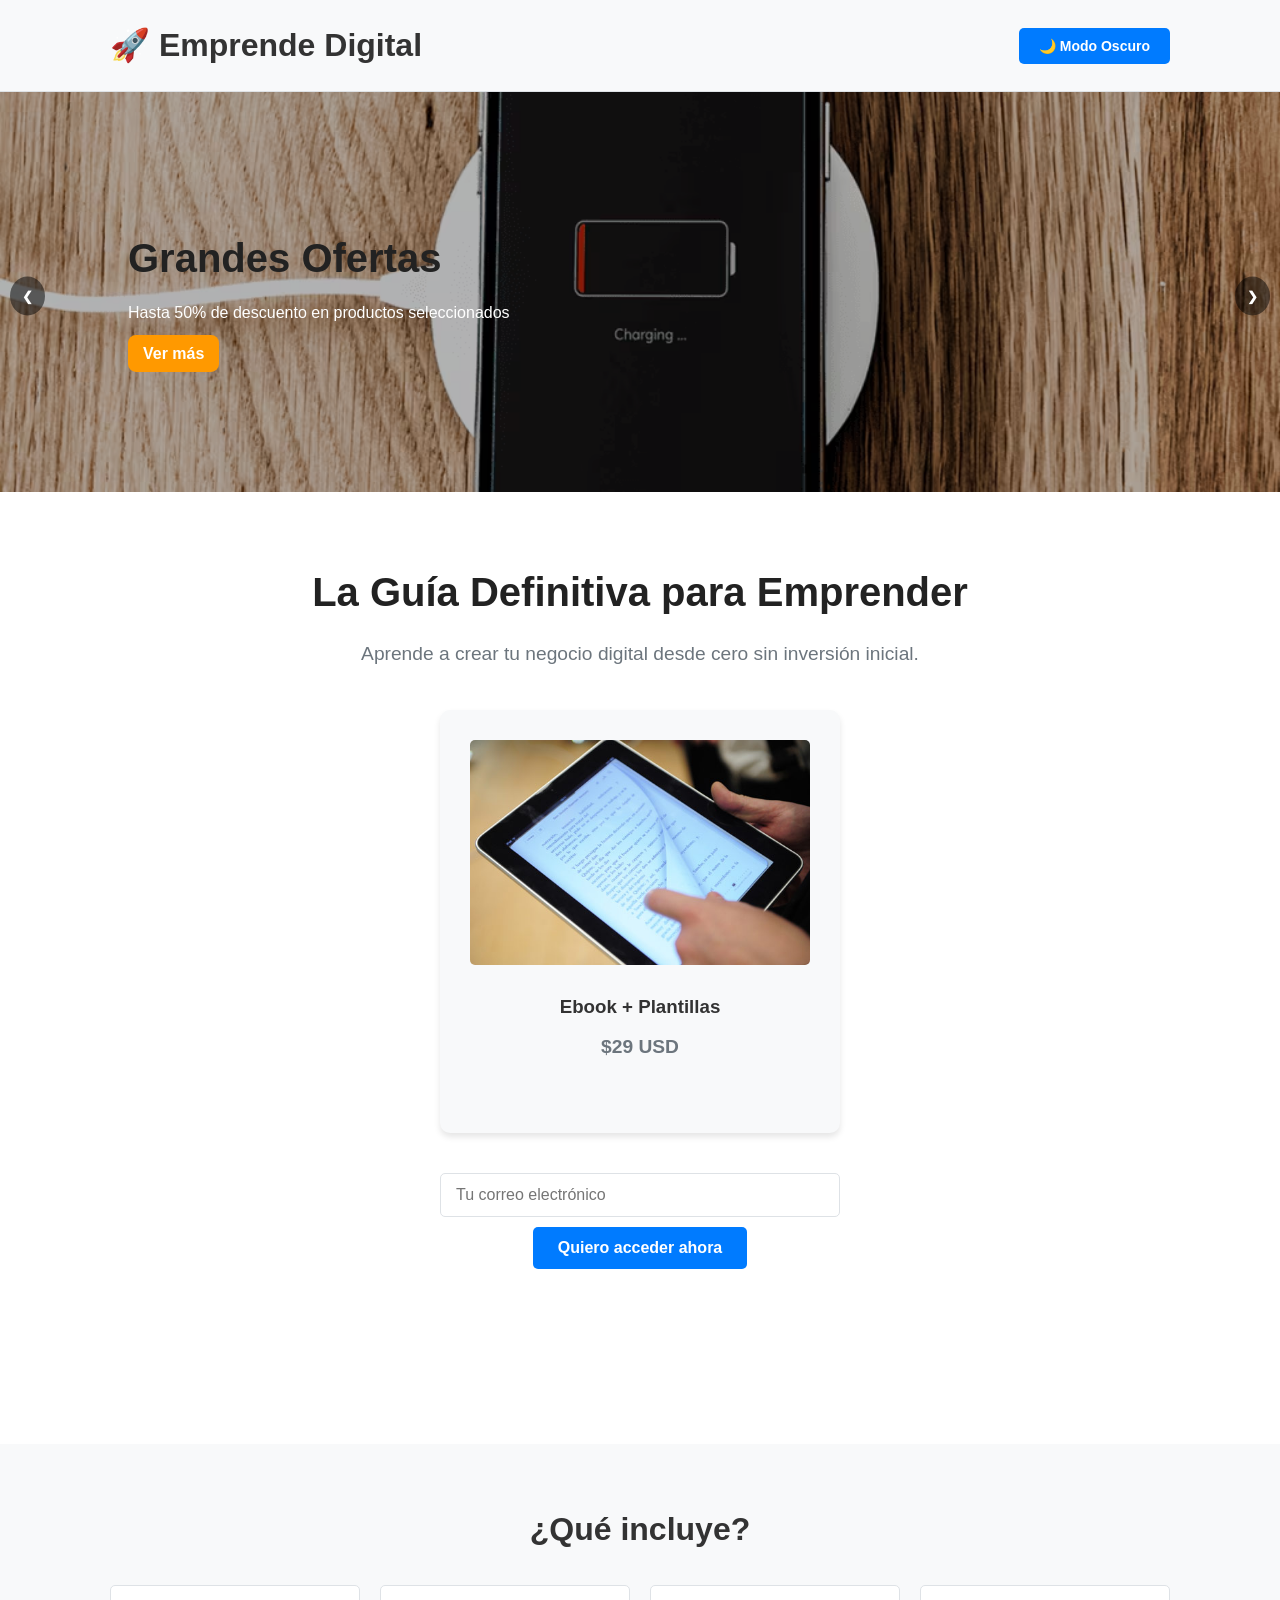
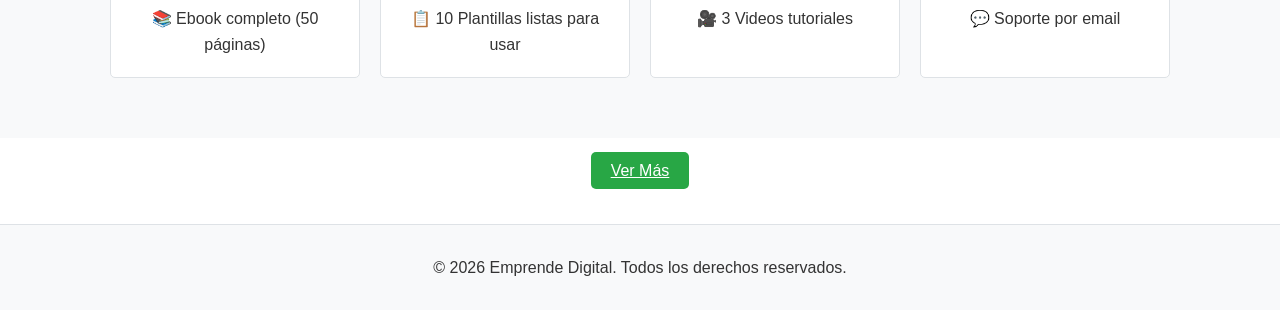
<file: Bienestar/index.html>
<!DOCTYPE html>
<html lang="es">
<head>
    <meta charset="UTF-8">
    <meta name="viewport" content="width=device-width, initial-scale=1.0">
    <title>Mi Producto Digital</title>
    <link rel="stylesheet" href="style.css">
</head>
<body>
    <header>
        <div class="container">
            <h1>🚀 Emprende Digital</h1>
            <button id="theme-toggle">🌙 Modo Oscuro</button>
        </div>
    </header>
<!-- CARRUSEL -->
<section class="carrusel">

  <div class="carrusel-contenedor">

    <!-- SLIDES -->
    <div class="slide activo">
      <img src="cel.jpeg" alt="Promo 1">
      <div class="contenido">
        <h2>Grandes Ofertas</h2>
        <p>Hasta 50% de descuento en productos seleccionados</p>
        <a href="#productos" class="btn-carrusel">Ver más</a>
      </div>
    </div>

    <div class="slide">
      <img src="mouse.png" alt="Promo 2">
      <div class="contenido">
        <h2>Nuevos Productos</h2>
        <p>Descubre lo último en tecnología</p>
        <a href="#productos" class="btn-carrusel">Ver más</a>
      </div>
    </div>

    <div class="slide">
      <img src="1.jpg" alt="Promo 3">
      <div class="contenido">
        <h2>Compra Inteligente</h2>
        <p>Calidad garantizada al mejor precio</p>
        <a href="#productos" class="btn-carrusel">Ver más</a>
      </div>
    </div>

    <!-- BOTONES -->
    <button class="prev">&#10094;</button>
    <button class="next">&#10095;</button>

  </div>

</section>
    <main>
        <section class="hero">
            <div class="container">
                <h2>La Guía Definitiva para Emprender</h2>
                <p>Aprende a crear tu negocio digital desde cero sin inversión inicial.</p>
                
                <div class="product-card">
                    <img src="1.jpg" alt="Producto Digital">
                    <h3>Ebook + Plantillas</h3>
                    <p class="price">$29 USD</p>
                </div>

                <form id="signup-form">
                    <input type="email" id="email" placeholder="Tu correo electrónico" required>
                    <button type="submit">Quiero acceder ahora</button>
                </form>
                <p id="form-message" class="message"></p>
            </div>
        </section>

        <section class="features">
            <div class="container">
                <h3>¿Qué incluye?</h3>
                <div class="feature-grid">
                    <div class="feature">📚 Ebook completo (50 páginas)</div>
                    <div class="feature">📋 10 Plantillas listas para usar</div>
                    <div class="feature">🎥 3 Videos tutoriales</div>
                    <div class="feature">💬 Soporte por email</div>
                </div>
            </div>
        </section>
        
        <div class="contenedor-boton"  >
    <a class="btn-ver-mas" href="productos.html" >Ver Más</a>
</div>

    </main>

    <footer>
        <div class="container">
            <p>&copy; 2026 Emprende Digital. Todos los derechos reservados.</p>
        </div>
    </footer>

    <script src="script.js"></script>
</body>
</html>
</file>
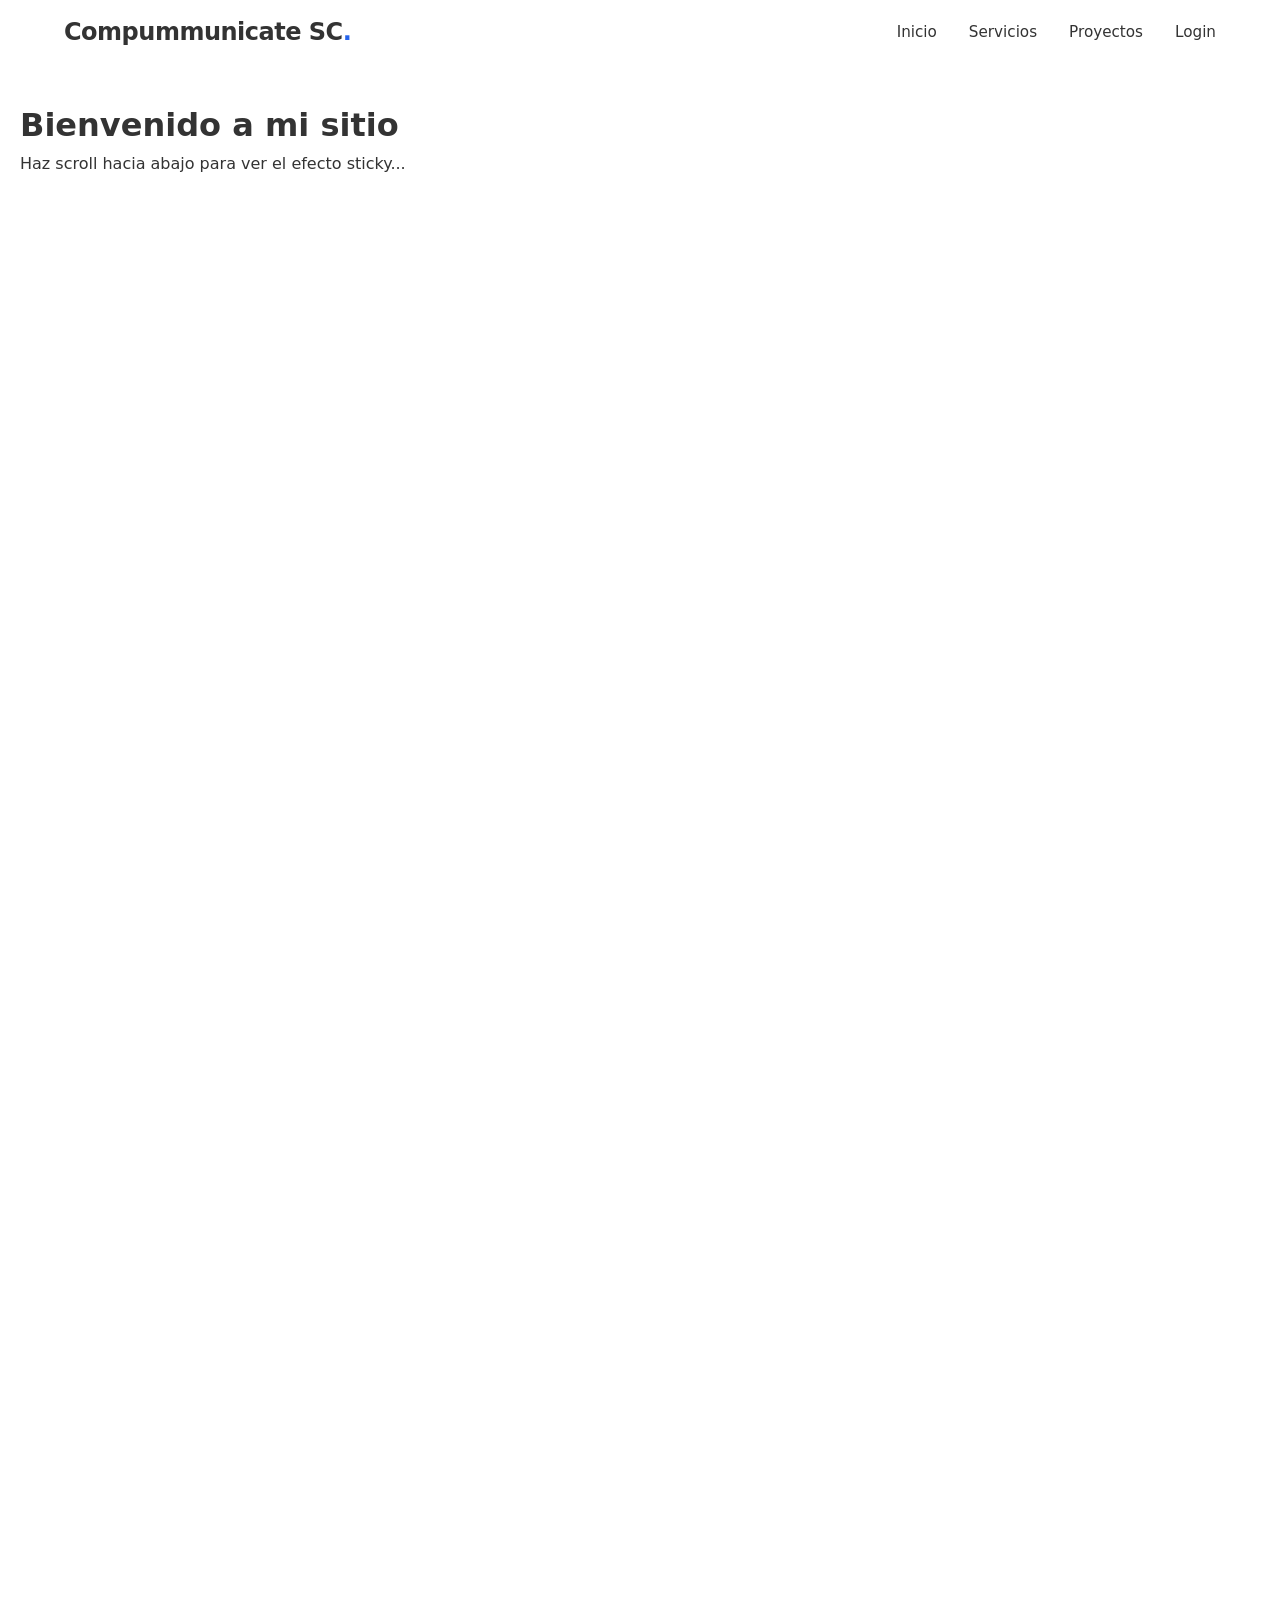
<file: Bienestar/proyecto-menu/index.html>
<!DOCTYPE html>
<html lang="es">
<head>
    <meta charset="UTF-8">
    <meta name="viewport" content="width=device-width, initial-scale=1.0">
    <title>Menú Experto Minimalista</title>
    <link rel="stylesheet" href="styles.css">
    <!-- Fuente limpia (opcional, usaremos sistema por defecto para velocidad) -->
</head>
<body>

    <!-- INICIO DEL MENÚ -->
    <header class="header" id="main-header">
        <nav class="nav container" aria-label="Navegación principal">
            
            <!-- Logo -->
            <a href="#" class="nav-logo">
                Compummunicate SC<span>.</span>
            </a>

            <!-- Botón Hamburguesa (Solo visible en móvil) -->
            <button class="nav-toggle" aria-label="Abrir menú" aria-expanded="false" aria-controls="nav-menu">
                <span class="hamburger-line"></span>
                <span class="hamburger-line"></span>
                <span class="hamburger-line"></span>
            </button>

            <!-- Enlaces de Navegación -->
            <div class="nav-menu" id="nav-menu">
                <ul class="nav-list">
                    <li class="nav-item"><a href="#inicio" class="nav-link">Inicio</a></li>
                    <li class="nav-item"><a href="#servicios" class="nav-link">Servicios</a></li>
                    <li class="nav-item"><a href="#proyectos" class="nav-link">Proyectos</a></li>
                    <li class="nav-item"><a href="login.html" class="nav-link">Login</a></li>
                </ul>
                <!-- Botón de acción (CTA) opcional 
                <a href="#cta" class="nav-cta">Empezar</a> -->
            </div>

        </nav>
    </header>
    <!-- FIN DEL MENÚ -->

    <!-- Contenido de relleno para probar el scroll -->
    <main style="padding-top: 100px; padding-left: 20px;">
        <h1>Bienvenido a mi sitio</h1>
        <p>Haz scroll hacia abajo para ver el efecto sticky...</p>
        <div style="height: 200vh;"></div>
    </main>

    <script src="script.js"></script>
</body>
</html>
</file>
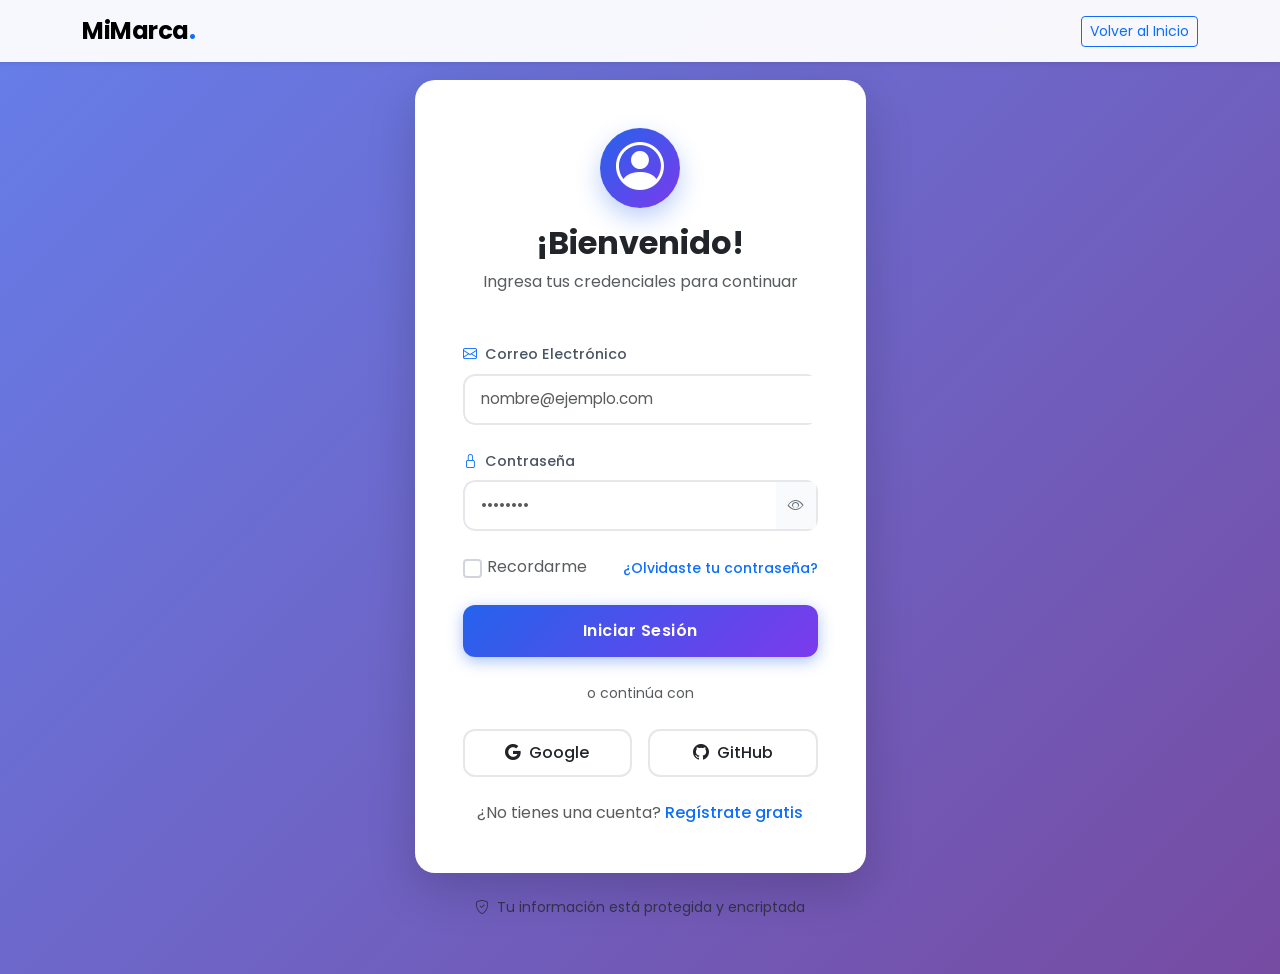
<file: Bienestar/proyecto-menu/login.html>
<!DOCTYPE html>
<html lang="es">
<head>
    <meta charset="UTF-8">
    <meta name="viewport" content="width=device-width, initial-scale=1.0">
    <title>Login - MiMarca</title>
    
    <!-- Bootstrap 5 CSS -->
    <link href="https://cdn.jsdelivr.net/npm/bootstrap@5.3.2/dist/css/bootstrap.min.css" rel="stylesheet">
    
    <!-- Bootstrap Icons -->
    <link rel="stylesheet" href="https://cdn.jsdelivr.net/npm/bootstrap-icons@1.11.1/font/bootstrap-icons.css">
    
    <!-- Google Fonts (Poppins para un look moderno) -->
    <link href="https://fonts.googleapis.com/css2?family=Poppins:wght@300;400;500;600;700&display=swap" rel="stylesheet">
    
    <!-- CSS Personalizado -->
    <link rel="stylesheet" href="login-styles.css">
</head>
<body class="bg-light">

    <!-- Navbar Simplificada -->
    <nav class="navbar navbar-expand-lg navbar-light bg-white shadow-sm fixed-top">
        <div class="container">
            <a class="navbar-brand fw-bold" href="#">
                MiMarca<span class="text-primary">.</span>
            </a>
            <div class="d-flex">
                <a href="#" class="btn btn-outline-primary btn-sm">Volver al Inicio</a>
            </div>
        </div>
    </nav>

    <!-- Sección de Login -->
    <section class="login-section d-flex align-items-center min-vh-100">
        <div class="container">
            <div class="row justify-content-center">
                <div class="col-12 col-md-8 col-lg-5">
                    
                    <!-- Tarjeta de Login -->
                    <div class="card border-0 shadow-lg login-card">
                        <div class="card-body p-5">
                            
                            <!-- Header del Formulario -->
                            <div class="text-center mb-5">
                                <div class="login-icon mb-3">
                                    <i class="bi bi-person-circle"></i>
                                </div>
                                <h2 class="fw-bold mb-2">¡Bienvenido!</h2>
                                <p class="text-muted">Ingresa tus credenciales para continuar</p>
                            </div>

                            <!-- Formulario -->
                            <form id="loginForm" novalidate>
                                
                                <!-- Campo Email -->
                                <div class="mb-4">
                                    <label for="email" class="form-label fw-medium">
                                        <i class="bi bi-envelope me-2 text-primary"></i>Correo Electrónico
                                    </label>
                                    <div class="input-group">
                                        <input 
                                            type="email" 
                                            class="form-control form-control-lg" 
                                            id="email" 
                                            placeholder="nombre@ejemplo.com"
                                            required
                                            autocomplete="email"
                                        >
                                    </div>
                                    <div class="invalid-feedback">
                                        Por favor ingresa un correo válido.
                                    </div>
                                </div>

                                <!-- Campo Contraseña -->
                                <div class="mb-4">
                                    <label for="password" class="form-label fw-medium">
                                        <i class="bi bi-lock me-2 text-primary"></i>Contraseña
                                    </label>
                                    <div class="input-group">
                                        <input 
                                            type="password" 
                                            class="form-control form-control-lg" 
                                            id="password" 
                                            placeholder="••••••••"
                                            required
                                            autocomplete="current-password"
                                            minlength="6"
                                        >
                                        <button 
                                            class="btn btn-outline-secondary toggle-password" 
                                            type="button"
                                            id="togglePassword"
                                        >
                                            <i class="bi bi-eye"></i>
                                        </button>
                                        <div class="invalid-feedback">
                                            La contraseña debe tener al menos 6 caracteres.
                                        </div>
                                    </div>
                                </div>

                                <!-- Recordarme y Olvidé contraseña -->
                                <div class="d-flex justify-content-between align-items-center mb-4">
                                    <div class="form-check">
                                        <input 
                                            class="form-check-input" 
                                            type="checkbox" 
                                            id="rememberMe"
                                        >
                                        <label class="form-check-label text-muted" for="rememberMe">
                                            Recordarme
                                        </label>
                                    </div>
                                    <a href="#" class="text-primary text-decoration-none small fw-medium">
                                        ¿Olvidaste tu contraseña?
                                    </a>
                                </div>

                                <!-- Botón Login -->
                                <div class="d-grid mb-4">
                                    <button 
                                        type="submit" 
                                        class="btn btn-primary btn-lg login-btn"
                                        id="loginBtn"
                                    >
                                        <span class="btn-text">Iniciar Sesión</span>
                                        <span class="btn-loader d-none">
                                            <span class="spinner-border spinner-border-sm me-2" role="status"></span>
                                            Procesando...
                                        </span>
                                    </button>
                                </div>

                                <!-- Divider -->
                                <div class="text-center mb-4">
                                    <span class="text-muted small">o continúa con</span>
                                </div>

                                <!-- Social Login -->
                                <div class="row g-3">
                                    <div class="col-6">
                                        <button type="button" class="btn btn-outline-dark w-100 social-btn">
                                            <i class="bi bi-google me-2"></i>Google
                                        </button>
                                    </div>
                                    <div class="col-6">
                                        <button type="button" class="btn btn-outline-dark w-100 social-btn">
                                            <i class="bi bi-github me-2"></i>GitHub
                                        </button>
                                    </div>
                                </div>

                                <!-- Registro -->
                                <div class="text-center mt-4">
                                    <p class="text-muted mb-0">
                                        ¿No tienes una cuenta? 
                                        <a href="#" class="text-primary fw-medium text-decoration-none">
                                            Regístrate gratis
                                        </a>
                                    </p>
                                </div>

                            </form>
                        </div>
                    </div>

                    <!-- Footer -->
                    <div class="text-center mt-4">
                        <p class="text-muted small">
                            <i class="bi bi-shield-check me-1"></i>
                            Tu información está protegida y encriptada
                        </p>
                    </div>

                </div>
            </div>
        </div>
    </section>

    <!-- Bootstrap 5 JS Bundle -->
    <script src="https://cdn.jsdelivr.net/npm/bootstrap@5.3.2/dist/js/bootstrap.bundle.min.js"></script>
    
    <!-- JavaScript Personalizado -->
    <script src="login-script.js"></script>
</body>
</html>
</file>
<file: Bienestar/style.css>
/* ===== VARIABLES CSS ===== */
:root {
    --bg-color: #ffffff;
    --text-color: #333333;
    --primary-color: #007BFF;
    --secondary-color: #6c757d;
    --card-bg: #f8f9fa;
    --border-color: #dee2e6;
    --shadow: 0 4px 6px rgba(0, 0, 0, 0.1);
}
.contenedor-boton {
    text-align: center; /* Esto centra el botón horizontalmente */
    margin-top: 20px;   /* Un poco de espacio arriba */
}

.btn-ver-mas {
    background-color: #28a745; /* Color verde */
    color: white;              /* Texto blanco */
    padding: 10px 20px;        /* Relleno interno (arriba/abajo, izquierda/derecha) */
    border: none;              /* Quita el borde por defecto */
    border-radius: 5px;        /* Bordes redondeados */
    font-size: 16px;           /* Tamaño de letra */
    cursor: pointer;           /* Cambia el cursor a una mano al pasar por encima */
    transition: background 0.3s; /* Suaviza el cambio de color */
}

.btn-ver-mas:hover {
    background-color: #218838; /* Verde más oscuro al pasar el mouse */
}
.dark-mode {
    --bg-color: #121212;
    --text-color: #ffffff;
    --primary-color: #0d6efd;
    --secondary-color: #adb5bd;
    --card-bg: #1e1e1e;
    --border-color: #495057;
    --shadow: 0 4px 6px rgba(0, 0, 0, 0.3);
}

/* ===== RESET BÁSICO ===== */
* {
    margin: 0;
    padding: 0;
    box-sizing: border-box;
}

body {
    font-family: 'Segoe UI', Tahoma, Geneva, Verdana, sans-serif;
    background-color: var(--bg-color);
    color: var(--text-color);
    line-height: 1.6;
    transition: background-color 0.3s ease, color 0.3s ease;
}

.container {
    max-width: 1100px;
    margin: 0 auto;
    padding: 0 20px;
}

/* ===== HEADER ===== */
header {
    background-color: var(--card-bg);
    padding: 20px 0;
    border-bottom: 1px solid var(--border-color);
}

header .container {
    display: flex;
    justify-content: space-between;
    align-items: center;
}

#theme-toggle {
    background-color: var(--primary-color);
    color: white;
    border: none;
    padding: 10px 20px;
    border-radius: 5px;
    cursor: pointer;
    font-size: 14px;
    transition: background-color 0.3s;
}

#theme-toggle:hover {
    background-color: #0056b3;
}

/* ===== HERO SECTION ===== */
.hero {
    padding: 60px 0;
    text-align: center;
}

.hero h2 {
    font-size: 2.5rem;
    margin-bottom: 15px;
}

.hero p {
    font-size: 1.2rem;
    color: var(--secondary-color);
    margin-bottom: 40px;
}

/* ===== PRODUCT CARD ===== */
.product-card {
    background-color: var(--card-bg);
    border-radius: 10px;
    padding: 30px;
    max-width: 400px;
    margin: 0 auto 40px;
    box-shadow: var(--shadow);
}

.product-card img {
    width: 100%;
    border-radius: 5px;
    margin-bottom: 20px;
}

.product-card h3 {
    margin-bottom: 10px;
}

.price {
    font-size: 2rem;
    color: var(--primary-color);
    font-weight: bold;
}

/* ===== FORMULARIO ===== */
#signup-form {
    max-width: 400px;
    margin: 0 auto;
    display: flex;
    gap: 10px;
    flex-wrap: wrap;
    justify-content: center;
}

#signup-form input {
    flex: 1;
    min-width: 200px;
    padding: 12px 15px;
    border: 1px solid var(--border-color);
    border-radius: 5px;
    font-size: 16px;
    background-color: var(--bg-color);
    color: var(--text-color);
}

#signup-form button {
    background-color: var(--primary-color);
    color: white;
    border: none;
    padding: 12px 25px;
    border-radius: 5px;
    font-size: 16px;
    cursor: pointer;
    transition: background-color 0.3s;
}

#signup-form button:hover {
    background-color: #0056b3;
}

.message {
    margin-top: 15px;
    font-weight: bold;
    min-height: 20px;
}

.message.success {
    color: #28a745;
}

.message.error {
    color: #dc3545;
}

/* ===== FEATURES ===== */
.features {
    background-color: var(--card-bg);
    padding: 60px 0;
    margin-top: 40px;
}

.features h3 {
    text-align: center;
    margin-bottom: 30px;
    font-size: 2rem;
}

.feature-grid {
    display: grid;
    grid-template-columns: repeat(auto-fit, minmax(200px, 1fr));
    gap: 20px;
}

.feature {
    background-color: var(--bg-color);
    padding: 20px;
    border-radius: 5px;
    text-align: center;
    border: 1px solid var(--border-color);
}

/* ===== FOOTER ===== */
footer {
    background-color: var(--card-bg);
    padding: 30px 0;
    text-align: center;
    border-top: 1px solid var(--border-color);
    margin-top: 40px;
}

/* ===== RESPONSIVE ===== */
@media (max-width: 768px) {
    .hero h2 {
        font-size: 2rem;
    }
    
    header .container {
        flex-direction: column;
        gap: 15px;
    }
    
    #signup-form {
        flex-direction: column;
    }
    
    #signup-form input,
    #signup-form button {
        width: 100%;
    }
}
/* RESET BÁSICO */
* {
  margin: 0;
  padding: 0;
  box-sizing: border-box;
  font-family: 'Segoe UI', Tahoma, Geneva, Verdana, sans-serif;
}

/* SCROLL SUAVE */
html {
  scroll-behavior: smooth;
}

/* CONTENEDOR GENERAL */
.contenedor {
  text-align: center;
  margin-bottom: 40px;
}

.seccion-productos {
  padding: 60px 20px;
  background-color: #f5f6f8;
}

/* TITULOS */
h2 {
  font-size: 2rem;
  margin-bottom: 10px;
  color: #222;
}

.subtitulo {
  color: #666;
  font-size: 1rem;
}

/* GRID DE PRODUCTOS */
.grid-productos {
  display: grid;
  grid-template-columns: repeat(auto-fit, minmax(250px, 1fr));
  gap: 25px;
  margin-top: 30px;
}

/* CARD PRODUCTO */
.card-producto {
  background: #fff;
  border-radius: 12px;
  padding: 15px;
  transition: all 0.3s ease;
  border: 1px solid #eee;
  display: flex;
  flex-direction: column;
  justify-content: space-between;
}

.card-producto:hover {
  transform: translateY(-8px);
  box-shadow: 0 10px 25px rgba(0,0,0,0.1);
}

/* IMAGEN */
.card-producto img {
  width: 100%;
  border-radius: 10px;
  margin-bottom: 10px;
}

/* TEXTO */
.card-producto h3 {
  font-size: 1.2rem;
  margin-bottom: 8px;
}

.card-producto p {
  font-size: 0.9rem;
  color: #555;
  margin-bottom: 10px;
}

/* PRECIO */
.precio {
  font-size: 1.3rem;
  font-weight: bold;
  color: #e63946;
  margin-bottom: 10px;
}

/* BOTONES */
button {
  border: none;
  padding: 10px;
  border-radius: 8px;
  cursor: pointer;
  font-weight: bold;
  transition: 0.3s;
}

.btn-comprar {
  background: #ff9900;
  color: #fff;
}

.btn-comprar:hover {
  background: #e68a00;
}

/* PROMO */
.promo {
  background: linear-gradient(135deg, #ff9900, #ff5e00);
  color: white;
  text-align: center;
  padding: 40px 20px;
  border-radius: 12px;
  margin: 50px 0;
}

.btn-oferta {
  background: #fff;
  color: #ff5e00;
  margin-top: 15px;
}

.btn-oferta:hover {
  background: #f1f1f1;
}

/* TESTIMONIOS */
.testimonios {
  margin-top: 50px;
  text-align: center;
}

.grid-testimonios {
  display: grid;
  grid-template-columns: repeat(auto-fit, minmax(250px, 1fr));
  gap: 20px;
  margin-top: 20px;
}

.card-testimonio {
  background: #fff;
  padding: 20px;
  border-radius: 10px;
  font-style: italic;
  border: 1px solid #eee;
  transition: 0.3s;
}

.card-testimonio:hover {
  transform: scale(1.03);
}

/* CTA FINAL */
.cta-final {
  margin-top: 60px;
  text-align: center;
  padding: 40px 20px;
  background: #222;
  color: white;
  border-radius: 12px;
}

.btn-principal {
  background: #ff9900;
  color: white;
  margin-top: 15px;
}

.btn-principal:hover {
  background: #e68a00;
}

/* RESPONSIVE EXTRA */
@media (max-width: 480px) {
  h2 {
    font-size: 1.5rem;
  }

  .card-producto {
    padding: 10px;
  }
}
/* CARRUSEL */
.carrusel {
  width: 100%;
  position: relative;
  overflow: hidden;
}

.carrusel-contenedor {
  position: relative;
}

.slide {
  display: none;
  position: relative;
}

.slide img {
  width: 100%;
  height: 400px;
  object-fit: cover;
  filter: brightness(0.7);
}

/* ACTIVO */
.slide.activo {
  display: block;
}

/* TEXTO ENCIMA */
.contenido {
  position: absolute;
  top: 50%;
  left: 10%;
  transform: translateY(-50%);
  color: white;
  max-width: 400px;
}

.contenido h2 {
  font-size: 2.5rem;
  margin-bottom: 10px;
}

.contenido p {
  margin-bottom: 15px;
}

/* BOTÓN */
.btn-carrusel {
  background: #ff9900;
  color: white;
  padding: 10px 15px;
  border-radius: 8px;
  text-decoration: none;
  font-weight: bold;
}

.btn-carrusel:hover {
  background: #e68a00;
}

/* FLECHAS */
.prev, .next {
  position: absolute;
  top: 50%;
  transform: translateY(-50%);
  background: rgba(0,0,0,0.5);
  color: white;
  border: none;
  padding: 12px;
  cursor: pointer;
  border-radius: 50%;
}

.prev {
  left: 10px;
}

.next {
  right: 10px;
}

.prev:hover, .next:hover {
  background: rgba(0,0,0,0.8);
}

/* RESPONSIVE */
@media (max-width: 768px) {
  .slide img {
    height: 250px;
  }

  .contenido h2 {
    font-size: 1.5rem;
  }
}
</file>
<file: Bienestar/proyecto-menu/styles.css>
/* --- 1. Variables y Reset --- */
:root {
    --header-height: 4rem;
    --color-bg: #ffffff;
    --color-bg-sticky: #ffffff; /* Fondo cuando se hace scroll */
    --color-text: #333333;
    --color-primary: #2563eb; /* Azul minimalista */
    --color-shadow: 0 2px 10px rgba(0,0,0,0.1);
    --font-main: system-ui, -apple-system, sans-serif;
    --transition: all 0.3s ease;
}

* {
    box-sizing: border-box;
    margin: 0;
    padding: 0;
}

body {
    font-family: var(--font-main);
    color: var(--color-text);
    line-height: 1.6;
}

a { text-decoration: none; color: inherit; }
ul { list-style: none; }

/* --- 2. Estructura del Header --- */
.header {
    position: fixed;
    top: 0;
    left: 0;
    width: 100%;
    background-color: transparent; /* Transparente al inicio */
    z-index: 1000;
    transition: var(--transition);
}

/* Clase que añadiremos con JS al hacer scroll */
.header.scrolled {
    background-color: var(--color-bg-sticky);
    box-shadow: var(--color-shadow);
    backdrop-filter: blur(10px); /* Efecto vidrio moderno */
}

.container {
    max-width: 1200px;
    margin: 0 auto;
    padding: 0 1.5rem;
}

.nav {
    height: var(--header-height);
    display: flex;
    justify-content: space-between;
    align-items: center;
}

/* --- 3. Logo y Enlaces --- */
.nav-logo {
    font-weight: 700;
    font-size: 1.5rem;
    color: var(--color-text);
    letter-spacing: -0.5px;
}
.nav-logo span { color: var(--color-primary); }

.nav-list {
    display: flex;
    gap: 2rem;
}

.nav-link {
    font-weight: 500;
    font-size: 0.95rem;
    transition: var(--transition);
    position: relative;
}

/* Efecto hover minimalista (línea inferior) */
.nav-link::after {
    content: '';
    position: absolute;
    width: 0;
    height: 2px;
    bottom: -4px;
    left: 0;
    background-color: var(--color-primary);
    transition: var(--transition);
}

.nav-link:hover::after { width: 100%; }

/* Botón CTA (Call to Action) */
.nav-cta {
    background-color: var(--color-text);
    color: #fff;
    padding: 0.5rem 1.2rem;
    border-radius: 4px;
    font-size: 0.9rem;
    transition: var(--transition);
    margin-left: 1rem;
}

.nav-cta:hover {
    background-color: var(--color-primary);
    transform: translateY(-2px);
}

/* --- 4. Menú Hamburguesa (Oculto en Desktop) --- */
.nav-toggle {
    display: none;
    background: none;
    border: none;
    cursor: pointer;
    flex-direction: column;
    gap: 5px;
}

.hamburger-line {
    width: 25px;
    height: 2px;
    background-color: var(--color-text);
    transition: var(--transition);
}

/* --- 5. Responsividad (Mobile) --- */
@media screen and (max-width: 768px) {
    .nav-toggle { display: flex; }

    .nav-menu {
        position: fixed;
        top: var(--header-height);
        left: -100%; /* Oculto a la izquierda */
        width: 100%;
        height: calc(100vh - var(--header-height));
        background-color: var(--color-bg);
        flex-direction: column;
        align-items: center;
        justify-content: center;
        transition: var(--transition);
        box-shadow: 0 4px 10px rgba(0,0,0,0.1);
    }

    /* Clase activa para mostrar menú */
    .nav-menu.show-menu {
        left: 0;
    }

    .nav-list {
        flex-direction: column;
        align-items: center;
        gap: 2.5rem;
    }

    .nav-cta {
        margin-left: 0;
        margin-top: 1rem;
    }

    /* Animación del icono hamburguesa a X */
    .nav-toggle.active .hamburger-line:nth-child(1) {
        transform: rotate(45deg) translate(5px, 5px);
    }
    .nav-toggle.active .hamburger-line:nth-child(2) {
        opacity: 0;
    }
    .nav-toggle.active .hamburger-line:nth-child(3) {
        transform: rotate(-45deg) translate(5px, -5px);
    }
}
</file>
<file: Bienestar/proyecto-menu/login-styles.css>
/* --- Variables Personalizadas --- */
:root {
    --primary-color: #2563eb;
    --primary-hover: #1d4ed8;
    --gradient-start: #2563eb;
    --gradient-end: #7c3aed;
    --card-radius: 20px;
    --input-radius: 12px;
    --transition: all 0.3s ease;
}

/* --- Estilos Generales --- */
body {
    font-family: 'Poppins', sans-serif;
    background: linear-gradient(135deg, #667eea 0%, #764ba2 100%);
    min-height: 100vh;
}

/* --- Navbar --- */
.navbar {
    backdrop-filter: blur(10px);
    background-color: rgba(255, 255, 255, 0.95) !important;
}

.navbar-brand {
    font-size: 1.5rem;
    letter-spacing: -0.5px;
}

/* --- Sección Login --- */
.login-section {
    padding-top: 80px; /* Espacio para navbar fija */
    padding-bottom: 40px;
}

/* --- Tarjeta de Login --- */
.login-card {
    border-radius: var(--card-radius);
    background: white;
    overflow: hidden;
    animation: slideUp 0.6s ease-out;
}

@keyframes slideUp {
    from {
        opacity: 0;
        transform: translateY(30px);
    }
    to {
        opacity: 1;
        transform: translateY(0);
    }
}

/* --- Icono Principal --- */
.login-icon {
    width: 80px;
    height: 80px;
    margin: 0 auto;
    background: linear-gradient(135deg, var(--gradient-start), var(--gradient-end));
    border-radius: 50%;
    display: flex;
    align-items: center;
    justify-content: center;
    box-shadow: 0 10px 25px rgba(37, 99, 235, 0.3);
}

.login-icon i {
    font-size: 3rem;
    color: white;
}

/* --- Formularios --- */
.form-label {
    font-size: 0.9rem;
    color: #4b5563;
    margin-bottom: 0.5rem;
}

.form-control {
    border-radius: var(--input-radius);
    border: 2px solid #e5e7eb;
    padding: 0.75rem 1rem;
    font-size: 0.95rem;
    transition: var(--transition);
}

.form-control:focus {
    border-color: var(--primary-color);
    box-shadow: 0 0 0 4px rgba(37, 99, 235, 0.1);
}

.input-group {
    border-radius: var(--input-radius);
    overflow: hidden;
}

.input-group .form-control {
    border-right: none;
    border-radius: var(--input-radius) 0 0 var(--input-radius);
}

.input-group .btn {
    border-radius: 0 var(--input-radius) var(--input-radius) 0;
    border-left: none;
}

/* --- Toggle Password --- */
.toggle-password {
    background-color: #f9fafb;
    border: 2px solid #e5e7eb;
    border-left: none;
    transition: var(--transition);
}

.toggle-password:hover {
    background-color: #e5e7eb;
}

/* --- Checkbox Personalizado --- */
.form-check-input {
    width: 1.2em;
    height: 1.2em;
    border: 2px solid #d1d5db;
    cursor: pointer;
    transition: var(--transition);
}

.form-check-input:checked {
    background-color: var(--primary-color);
    border-color: var(--primary-color);
}

/* --- Botón Principal --- */
.login-btn {
    background: linear-gradient(135deg, var(--gradient-start), var(--gradient-end));
    border: none;
    border-radius: var(--input-radius);
    padding: 0.875rem;
    font-weight: 600;
    font-size: 1rem;
    letter-spacing: 0.5px;
    box-shadow: 0 4px 15px rgba(37, 99, 235, 0.4);
    transition: var(--transition);
    position: relative;
    overflow: hidden;
}

.login-btn:hover:not(:disabled) {
    transform: translateY(-2px);
    box-shadow: 0 6px 20px rgba(37, 99, 235, 0.5);
    background: linear-gradient(135deg, var(--primary-hover), #6d28d9);
}

.login-btn:active:not(:disabled) {
    transform: translateY(0);
}

.login-btn:disabled {
    opacity: 0.7;
    cursor: not-allowed;
}

/* Efecto de brillo en hover */
.login-btn::before {
    content: '';
    position: absolute;
    top: 0;
    left: -100%;
    width: 100%;
    height: 100%;
    background: linear-gradient(
        90deg,
        transparent,
        rgba(255, 255, 255, 0.3),
        transparent
    );
    transition: 0.5s;
}

.login-btn:hover::before {
    left: 100%;
}

/* --- Botones Sociales --- */
.social-btn {
    border-radius: var(--input-radius);
    padding: 0.625rem;
    font-weight: 500;
    transition: var(--transition);
    border: 2px solid #e5e7eb;
}

.social-btn:hover {
    background-color: #f9fafb;
    border-color: #d1d5db;
    transform: translateY(-2px);
    box-shadow: 0 4px 12px rgba(0, 0, 0, 0.1);
}

/* --- Responsive --- */
@media (max-width: 576px) {
    .login-card .card-body {
        padding: 2rem 1.5rem !important;
    }
    
    .login-icon {
        width: 60px;
        height: 60px;
    }
    
    .login-icon i {
        font-size: 2rem;
    }
    
    h2 {
        font-size: 1.5rem;
    }
}

/* --- Validación --- */
.was-validated .form-control:valid {
    border-color: #10b981;
}

.was-validated .form-control:invalid {
    border-color: #ef4444;
}

/* --- Mensaje de Error/Éxito --- */
.alert {
    border-radius: var(--input-radius);
    border: none;
    font-size: 0.9rem;
}

/* --- Animación de Shake para errores --- */
@keyframes shake {
    0%, 100% { transform: translateX(0); }
    10%, 30%, 50%, 70%, 90% { transform: translateX(-5px); }
    20%, 40%, 60%, 80% { transform: translateX(5px); }
}

.shake {
    animation: shake 0.5s ease-in-out;
}
</file>
